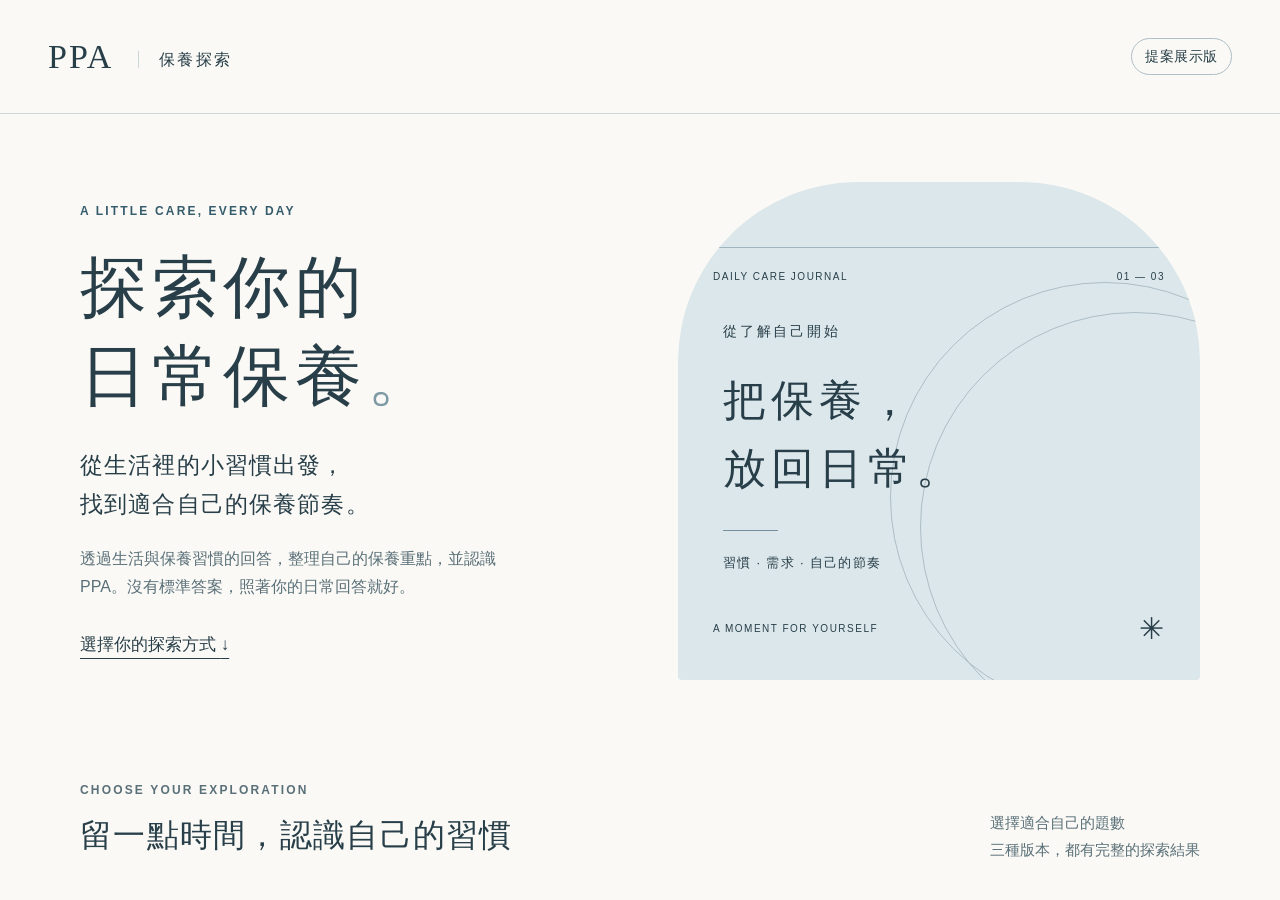
<file: index.html>
<!doctype html>
<html lang="zh-Hant">
<head>
  <meta charset="utf-8">
  <meta name="viewport" content="width=device-width, initial-scale=1">
  <meta http-equiv="refresh" content="0; url=website/">
  <title>PPA 保養探索問卷</title>
</head>
<body>
  <p>正在前往 PPA 保養探索問卷。<a href="website/">點此進入網站</a></p>
</body>
</html>
</file>
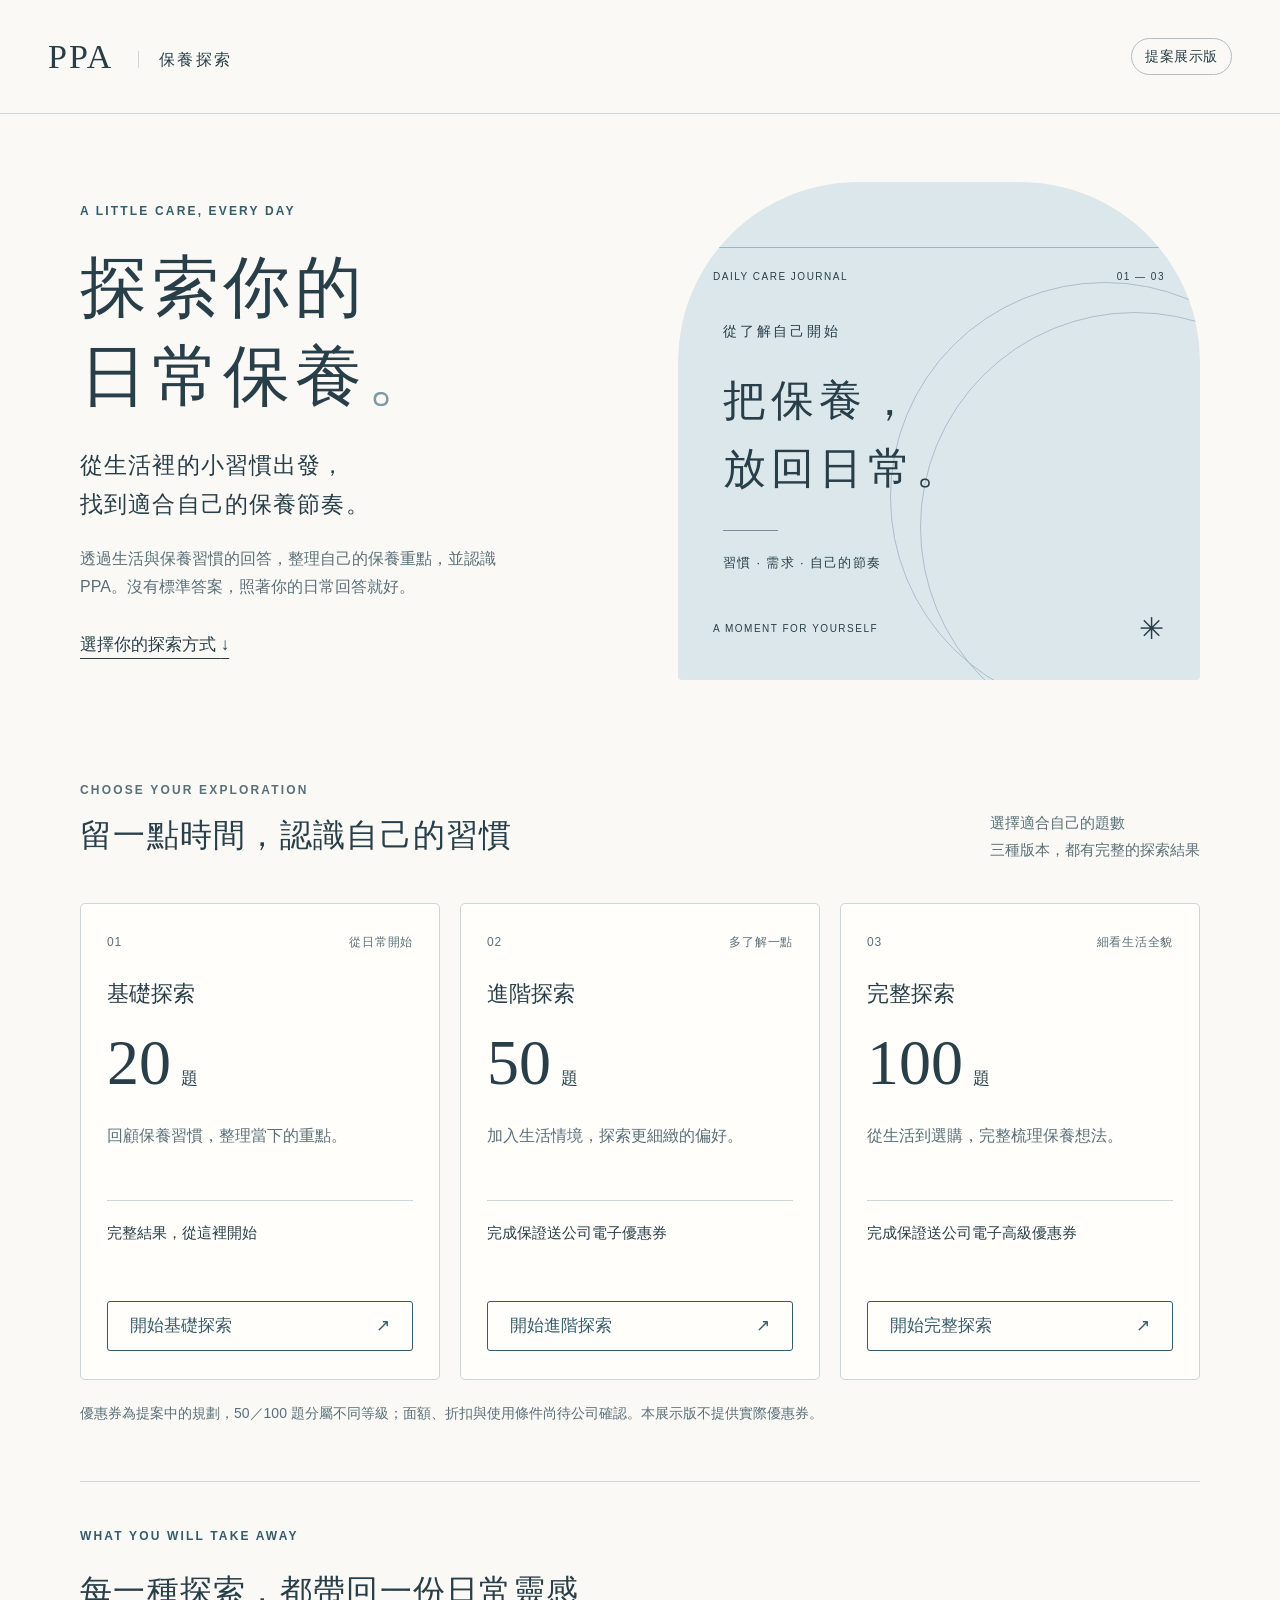
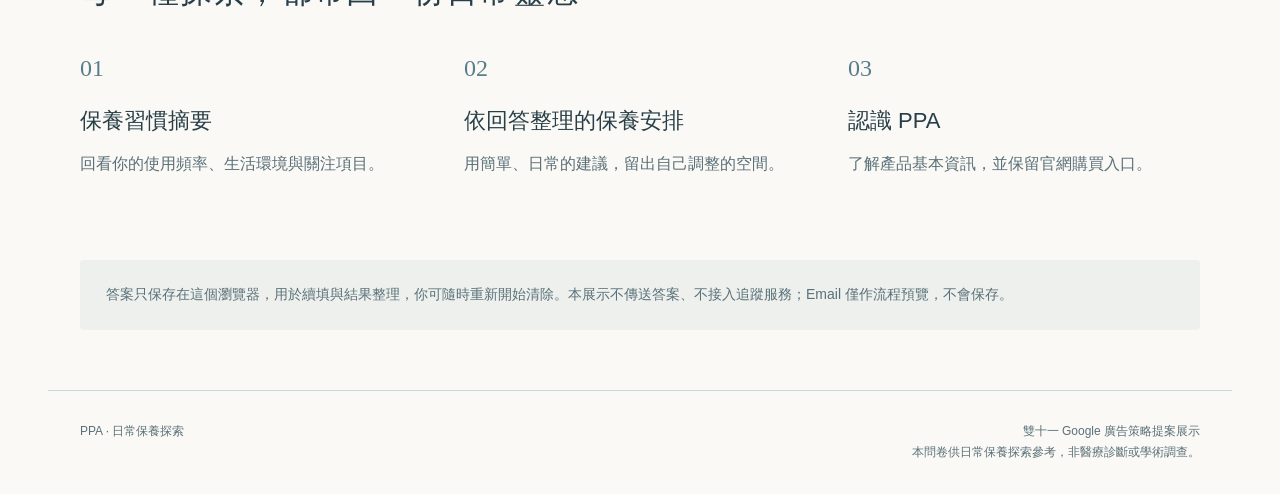
<file: website/index.html>
<!doctype html>
<html lang="zh-Hant">
<head>
  <meta charset="utf-8">
  <meta name="viewport" content="width=device-width, initial-scale=1">
  <meta http-equiv="Content-Security-Policy" content="connect-src 'none'; form-action 'none'; base-uri 'none'; object-src 'none'">
  <meta name="description" content="PPA 保養探索問卷：從日常習慣出發，整理自己的保養重點。雙十一廣告提案展示版。">
  <title>PPA 保養探索問卷｜探索你的日常保養</title>
  <link rel="stylesheet" href="styles.css">
  <script defer src="js/config.js"></script>
  <script defer src="js/questions.js"></script>
  <script defer src="js/rules.js"></script>
  <script defer src="js/storage.js"></script>
  <script defer src="js/events.js"></script>
  <script defer src="js/app.js"></script>
</head>
<body>
  <a class="skip" href="#main">跳至主要內容</a>
  <header class="header"><button class="wordmark" id="brand-home" aria-label="PPA 保養探索，回到首頁">PPA <span>保養探索</span></button><span class="demo">提案展示版</span></header>
  <div id="storage-notice" class="notice" role="status" hidden>此瀏覽器無法保存進度，仍可完成填答；關閉或重整頁面後需要重新開始。</div>
  <main id="main" tabindex="-1"></main>
  <footer><span>PPA · 日常保養探索</span><span>雙十一 Google 廣告策略提案展示<br>本問卷供日常保養探索參考，非醫療診斷或學術調查。</span></footer>
  <dialog id="confirm-dialog" aria-labelledby="confirm-title"><h2 id="confirm-title">要開始新的探索嗎？</h2><p id="confirm-copy"></p><div class="actions"><button id="confirm-cancel" class="secondary">保留目前進度</button><button id="confirm-ok" class="primary">確認重新開始</button></div></dialog>
  <noscript>請啟用 JavaScript，以操作保養探索問卷。所有填答均在你的瀏覽器內處理。</noscript>
</body>
</html>
</file>
<file: website/styles.css>
:root{--ink:#283f49;--muted:#5a7079;--blue:#dce8ec;--deep:#355c6c;--paper:#faf9f5;--line:#cbd6d8;--white:#fffefa;--error:#9b3831}*{box-sizing:border-box}html{scroll-behavior:smooth;scroll-padding-top:24px}body{margin:0;background:var(--paper);color:var(--ink);font-family:"Microsoft JhengHei","PingFang TC",sans-serif;font-size:18px;line-height:1.8}button,input,textarea{font:inherit}button,a,input,textarea{touch-action:manipulation}button,a{ -webkit-tap-highlight-color:transparent}button{cursor:pointer}button:disabled{cursor:default;opacity:.55}button:focus-visible,a:focus-visible,input:focus-visible,textarea:focus-visible,summary:focus-visible{outline:3px solid #8a572d;outline-offset:5px}h1,h2,h3,p{margin-top:0}h1,h2{font-family:"Noto Serif TC","PMingLiU",serif;font-weight:500}h1{font-size:clamp(42px,5.2vw,72px);line-height:1.35;letter-spacing:.07em}h2{font-size:32px;line-height:1.5;letter-spacing:.04em;margin-bottom:16px}h3{font-size:22px;font-weight:500;line-height:1.6}p{margin-bottom:20px}a{color:inherit}button{border:0}.header{max-width:1280px;margin:auto;padding:26px 48px;display:flex;align-items:center;justify-content:space-between;border-bottom:1px solid var(--line)}.wordmark{background:none;padding:0;color:var(--ink);font-family:Georgia,serif;font-size:34px;letter-spacing:.06em}.wordmark span{font-family:"Microsoft JhengHei",sans-serif;font-size:16px;letter-spacing:.14em;border-left:1px solid var(--line);margin-left:16px;padding-left:20px;vertical-align:middle}.demo,.version-tag{font-size:14px;border:1px solid #aebfc5;border-radius:30px;padding:5px 13px;display:inline-block;letter-spacing:.04em}.home,.results{max-width:1184px;margin:auto;padding:0 32px}.hero{display:grid;grid-template-columns:1.05fr 1fr;gap:50px;padding:68px 0 80px;align-items:center}.eyebrow{font-size:12px;letter-spacing:.18em;font-weight:600;color:var(--deep);margin-bottom:20px}.hero h1{margin-bottom:24px}.title-dot{color:#7e9aa4}.intro{font-size:23px;line-height:1.7;letter-spacing:.05em}.hero-detail{font-size:16px;max-width:440px;color:var(--muted);margin-bottom:26px}.text-link{font-size:17px;text-underline-offset:8px;text-decoration-thickness:1px}.hero-art{min-height:476px;background:#dce7eb;position:relative;overflow:hidden;border-radius:180px 180px 4px 4px;padding:65px 35px 24px;display:flex;flex-direction:column;justify-content:space-between}.art-label,.art-bottom{font-size:10px;letter-spacing:.15em;display:flex;justify-content:space-between;position:relative;z-index:1}.art-label{padding-top:20px;border-top:1px solid #9fb6bf}.orbit{position:absolute;width:430px;height:430px;border:1px solid #adbec5;border-radius:50%;right:-150px;top:130px}.orbit-two{right:-120px;top:100px}.art-note{position:relative;padding:28px 10px 24px}.art-note>span{font-size:14px;letter-spacing:.2em}.art-note strong{font-family:"PMingLiU",serif;display:block;font-weight:400;font-size:43px;letter-spacing:.12em;line-height:1.6;margin:20px 0}.art-note small{font-size:13px;letter-spacing:.1em}.note-line{width:55px;height:1px;background:#76919d;margin:26px 0 14px}.art-bottom{align-items:center}.art-bottom span{font-size:30px}.section-heading{display:flex;justify-content:space-between;align-items:end;gap:28px;margin-bottom:28px}.section-heading p{font-size:15px;color:var(--muted);margin-bottom:12px}.section-heading .eyebrow{font-size:12px;margin-bottom:10px}.explore{padding:20px 0 54px}.plans{display:grid;grid-template-columns:repeat(3,1fr);gap:20px}.plan{padding:28px 26px;border:1px solid var(--line);background:var(--white);border-radius:5px}.plan-top{font-size:12px;letter-spacing:.06em;display:flex;justify-content:space-between;color:var(--muted);margin-bottom:22px}.plan h3{margin:0}.count{font-size:64px;font-family:Georgia,serif;line-height:1.3;margin:10px 0 18px}.count span{font-family:inherit;font-size:17px;margin-left:10px}.plan>p:not(.count){font-size:16px;min-height:58px;color:var(--muted)}.plan-gift{font-size:15px;border-top:1px solid var(--line);padding:18px 0;min-height:101px}.plan-gift small{font-size:13px}.primary,.secondary{min-height:50px;display:inline-flex;align-items:center;justify-content:center;gap:18px;border:1px solid var(--deep);padding:11px 22px;border-radius:3px;line-height:1.5;font-size:17px;text-decoration:none}.primary{background:var(--deep);color:#fff}.secondary{background:transparent;color:var(--deep)}.primary:hover:not(:disabled){background:#264956}.secondary:hover:not(:disabled){background:#e2ebed}.plan button{width:100%;justify-content:space-between}.fine{font-size:14px;color:var(--muted);line-height:1.9}.explore>.fine{margin:20px 0 0}.takeaways{padding:44px 0;border-top:1px solid var(--line)}.three-col{display:grid;grid-template-columns:repeat(3,1fr);gap:32px;margin-top:32px}.three-col p{font-size:16px;color:var(--muted)}.three-col h3{margin:12px 0}.step{font-family:Georgia,serif;font-size:24px;color:#597d8a}.privacy{font-size:14px;color:var(--muted);background:#edf0ec;padding:22px 26px;margin:18px 0 60px;border-radius:4px}footer{max-width:1184px;margin:auto;padding:30px 32px;display:flex;justify-content:space-between;gap:30px;border-top:1px solid var(--line);font-size:12px;color:var(--muted)}footer>span:last-child{text-align:right}.resume{display:flex;justify-content:space-between;align-items:center;gap:20px;background:#e7eeeb;padding:25px 28px;margin-bottom:30px;border-radius:4px}.resume p{font-size:15px;margin:2px 0 0}.actions{display:flex;gap:12px;flex-wrap:wrap}.notice{padding:15px 25px;background:#f8e9d4;color:#66431c;text-align:center;font-size:16px}.skip{position:absolute;left:20px;top:-100px;background:white;padding:12px;z-index:10}.skip:focus{top:12px}.question-page{max-width:1250px;margin:auto;padding:52px 36px 72px}.question-layout{display:grid;grid-template-columns:280px 1fr;gap:52px}.question-aside h2{font-size:30px}.question-aside>p:not(.eyebrow){font-size:16px;color:var(--muted)}.stage-list{list-style:none;padding:22px 0;margin:24px 0;border-block:1px solid var(--line);font-size:15px}.stage-list li{padding:10px 0;color:var(--muted)}.stage-list span{display:inline-flex;align-items:center;justify-content:center;border:1px solid var(--line);border-radius:50%;width:28px;height:28px;margin-right:12px;font-size:12px}.stage-list .current{color:var(--deep);font-weight:700}.current span{background:var(--deep);color:white}.text-button{background:none;text-decoration:underline;text-underline-offset:6px;color:var(--deep);padding:10px 0;font-size:16px}.question-card{background:var(--white);border:1px solid var(--line);padding:30px 38px;border-radius:6px;box-shadow:0 8px 35px #283f4905}.progress-top{display:flex;justify-content:space-between;gap:10px;font-size:14px;color:var(--muted)}.progress{height:5px;border-radius:5px;background:#e6ecee;margin:16px 0 38px;overflow:hidden}.progress span{height:100%;display:block;background:#6b919e}fieldset{border:0;margin:0;padding:0;min-width:0}legend{font-size:28px;line-height:1.6;width:100%;font-weight:500;letter-spacing:.02em;padding:0}.question-help{font-size:15px;color:var(--muted);margin:14px 0 22px}.required{font-size:12px;border:1px solid var(--line);padding:3px 7px;margin-left:5px;border-radius:3px}.options{display:grid;gap:12px}.option{display:flex;align-items:center;gap:14px;border:1px solid var(--line);padding:14px 18px;min-height:60px;border-radius:4px;cursor:pointer}.option:hover{background:#f1f5f4}.option:has(input:checked){background:#e6eff2;border-color:#567d8e;box-shadow:inset 3px 0 #567d8e}.option:has(input:focus-visible){outline:3px solid #8a572d;outline-offset:3px}.option input{accent-color:var(--deep);width:21px;height:21px;flex-shrink:0;margin:0}.option small{font-size:12px;margin-left:auto;color:var(--muted);white-space:nowrap}.option span{overflow-wrap:anywhere}.info-box{font-size:16px;background:#edf2ef;border-left:3px solid #7c9c9e;padding:16px 20px}.other-wrap{margin-top:22px}.other-wrap label{display:block;font-size:16px;margin-bottom:8px}.other-wrap label span{color:var(--muted)}textarea,input[type=email]{width:100%;border:1px solid #8ba2ac;border-radius:3px;padding:12px;background:white;color:var(--ink)}textarea{resize:vertical}.error{font-size:15px;color:var(--error);margin:14px 0;min-height:27px}.success{font-size:16px;color:#265e48;margin:14px 0}.question-nav{display:flex;justify-content:space-between;align-items:center;gap:14px;border-top:1px solid var(--line);padding-top:24px;margin-top:24px}.question-nav>span{font-size:13px;color:var(--muted)}dialog{max-width:520px;width:calc(100% - 36px);border:1px solid var(--line);padding:32px;color:var(--ink);background:var(--paper);border-radius:8px}dialog::backdrop{background:#1a303c77}dialog h2{font-size:26px}dialog p{font-size:17px}.result-hero{text-align:center;padding:62px 0 54px;max-width:780px;margin:auto}.result-check{display:block;background:#dce8e6;width:58px;height:58px;margin:0 auto 22px;border-radius:50%;font-size:28px;line-height:58px}.result-hero h1{font-size:48px;margin:22px 0}.result-hero .fine{max-width:630px;margin:0 auto 25px}.result-section{padding:50px 0;border-top:1px solid var(--line)}.summary-grid{display:grid;grid-template-columns:repeat(3,1fr);gap:0 30px;margin:0}.summary-grid>div{border-bottom:1px solid var(--line);padding:20px 0;min-width:0}dt{font-size:13px;color:var(--muted);margin-bottom:6px}dd{margin:0;font-size:17px;overflow-wrap:anywhere}.arrangement{background:#e9eff0;padding:40px 34px;margin-top:40px;border:0;border-radius:5px}.arrangement>p:not(.eyebrow){font-size:16px}.arrangement small{font-size:12px;color:var(--muted)}.product{display:grid;grid-template-columns:.75fr 1.25fr;gap:55px;margin-top:30px}.product-placeholder{min-height:400px;background:#e6e9e2;display:flex;flex-direction:column;justify-content:space-between;text-align:center;padding:30px 20px;color:#5b706d;border:1px solid #d3d9cf}.product-placeholder>span{font-size:11px;letter-spacing:.12em}.product-placeholder>div{font-family:"PMingLiU",serif;font-size:27px;line-height:1.8}.product-placeholder small{font-family:"Microsoft JhengHei",sans-serif;font-size:14px}.product p{font-size:16px}.product .fine{font-size:14px}details{border-bottom:1px solid var(--line);padding:13px 0;font-size:16px}summary{cursor:pointer}details p{color:var(--muted);margin:12px 0 0}.next-step{padding:24px 0 0}.next-step>small{font-size:12px;color:var(--muted)}.next-step p{margin:5px 0 20px}.coupon{display:grid;grid-template-columns:1fr 1fr;gap:50px;background:#e4ecee;padding:36px;border-radius:5px;margin:20px 0 40px}.coupon h2{font-size:28px;margin-top:16px}.coupon p{font-size:16px}.coupon .fine{font-size:14px}.demo-note{border-bottom:1px solid #afc0c7;padding-bottom:18px}.coupon label{display:block;font-size:15px;margin-bottom:8px}.coupon button{width:100%}.result-actions{display:flex;justify-content:center;gap:16px;flex-wrap:wrap;margin:40px 0 64px}[hidden]{display:none!important}@media(max-width:900px){.header{padding:20px 28px}.hero{gap:28px}.hero-art{min-height:440px;padding:60px 24px 20px}.art-note strong{font-size:36px}.plan{padding:23px 18px}.plan-top{font-size:11px}.question-layout{grid-template-columns:210px 1fr;gap:24px}.question-card{padding:26px}.question-page{padding:35px 24px}.question-nav>span{display:none}.summary-grid{grid-template-columns:repeat(2,1fr)}}@media(max-width:680px){body{font-size:17px}.header{padding:16px 20px}.wordmark{font-size:29px}.wordmark span{font-size:14px;padding-left:12px;margin-left:10px}.demo{font-size:12px;padding:4px 9px}.home,.results{padding:0 22px}.hero{grid-template-columns:1fr;padding:42px 0;gap:30px}.hero h1{font-size:48px}.intro{font-size:21px}.hero-art{min-height:330px;border-radius:130px 130px 4px 4px;padding:38px 28px 20px}.art-note{padding:15px 8px}.art-note strong{font-size:32px;margin:10px 0;line-height:1.5}.note-line{margin:18px 0 10px}.art-label{padding-top:10px}.orbit{top:60px}.orbit-two{top:40px}.section-heading{display:block}.section-heading>p{margin:18px 0}.plans,.three-col{grid-template-columns:1fr;gap:20px}h2{font-size:28px}.plan{padding:25px}.plan-top{font-size:13px;margin-bottom:15px}.plan>p:not(.count){min-height:0}.plan-gift{min-height:0;margin-bottom:8px}.plan .count{font-size:58px}.takeaways{padding:32px 0}.three-col>div,.three-col>article{border-top:1px solid var(--line);padding-top:20px}.privacy{padding:20px;margin-bottom:36px}.resume{display:block;padding:22px}.resume .actions{margin-top:18px}.resume button{flex:1;white-space:nowrap;font-size:15px}.question-page{padding:24px 16px 40px}.question-layout{display:block}.question-aside h2,.question-aside .eyebrow,.stage-list,.question-aside>.fine{display:none}.question-aside{display:flex;align-items:center;justify-content:space-between;gap:10px;margin-bottom:18px}.question-aside>p{margin:0;font-size:15px!important}.question-aside .text-button{font-size:14px;padding:5px}.question-card{padding:22px 19px}.progress-top{font-size:12px}.progress{margin-bottom:26px}legend{font-size:24px}.question-help{font-size:14px}.option{padding:14px 12px;gap:12px;font-size:17px}.option small{font-size:11px}.question-nav{gap:10px}.question-nav button{padding:12px 14px;font-size:16px}.result-hero{padding:42px 0}.result-hero h1{font-size:clamp(25px,8vw,34px)}.result-hero>p{font-size:16px}.result-section{padding:32px 0}.summary-grid{grid-template-columns:1fr}.arrangement{padding:28px 22px}.product{grid-template-columns:1fr;gap:28px}.product-placeholder{min-height:240px}.coupon{grid-template-columns:1fr;padding:25px;gap:18px}.result-actions{flex-direction:column}.result-actions button{width:100%}footer{display:block;padding:24px 22px}footer>span{display:block}footer>span:last-child{text-align:left;margin-top:12px}dialog{padding:24px}.actions button{flex:1}}@media(prefers-reduced-motion:reduce){html{scroll-behavior:auto}}@media print{.header,footer,.result-actions,.coupon form,.text-link{display:none}.results{max-width:none}.result-section{break-inside:avoid}.summary-grid{grid-template-columns:repeat(3,1fr)}}

/* 程式移動閱讀焦點不畫出整個標題框；互動元件保留明確鍵盤焦點。 */
h1:focus,legend:focus{outline:none}

/* 方案卡一律中性呈現，移入或鍵盤聚焦時才強調。 */
.plan { background: var(--white); }
.plan:focus-within { background: #e5eef0; border-color: #89a4ae; }
.plan:focus-within button { background: var(--deep); color: #fff; }
@media (hover: hover) {
  .plan:hover { background: #e5eef0; border-color: #89a4ae; }
  .plan:hover button { background: var(--deep); color: #fff; }
}

/* 填答頁使用視窗高度：導覽留在卡片底部，長題只捲動題目內容。 */
body.is-question {
  height: 100vh;
  height: 100dvh;
  display: flex;
  flex-direction: column;
  overflow: hidden;
}
.is-question .header { width: 100%; padding-block: 10px; flex-shrink: 0; }
.is-question .notice { flex-shrink: 0; }
.is-question > footer { display: none; }
.is-question .question-page { flex: 1; min-height: 0; width: 100%; padding: 18px 32px; }
.is-question .question-layout { height: 100%; min-height: 0; grid-template-columns: 240px minmax(0, 1fr); gap: 32px; }
.is-question .question-aside { min-height: 0; overflow-y: auto; }
.is-question .question-aside .eyebrow { margin-bottom: 12px; }
.is-question .question-aside h2 { font-size: 27px; margin-bottom: 12px; }
.is-question .stage-list { margin: 16px 0; padding: 12px 0; }
.is-question .stage-list li { padding: 7px 0; }
.is-question .question-card { min-height: 0; display: flex; flex-direction: column; padding: 20px 26px 0; }
.is-question .progress-top, .is-question .progress { flex-shrink: 0; }
.is-question .progress { margin: 10px 0 18px; }
.is-question #question-form { display: flex; flex-direction: column; flex: 1; min-height: 0; }
.is-question fieldset { flex: 1; min-height: 0; overflow-y: auto; overscroll-behavior: contain; padding: 0 5px 5px; scrollbar-gutter: stable; }
.is-question legend { font-size: 25px; line-height: 1.5; }
.is-question .question-help { margin: 10px 0 14px; line-height: 1.7; }
.is-question .options { grid-template-columns: repeat(2, minmax(0, 1fr)); gap: 10px; }
.is-question .option { min-height: 52px; padding: 10px 12px; gap: 10px; line-height: 1.6; }
.is-question .info-box { margin-bottom: 14px; padding: 12px 15px; }
.is-question .other-wrap { margin-top: 14px; }
.is-question #question-error { margin: 8px 0 0; min-height: 24px; }
.is-question .question-nav { flex-shrink: 0; background: var(--white); padding: 14px 0; margin-top: 10px; }
@media (max-width: 900px) {
  .is-question .question-page { padding: 14px 20px; }
  .is-question .question-layout { grid-template-columns: 195px minmax(0, 1fr); gap: 22px; }
  .is-question .question-card { padding: 18px 18px 0; }
  .is-question .options { grid-template-columns: 1fr; }
}
@media (max-width: 680px) {
  .is-question .header { padding: 7px 16px; }
  .is-question .question-page { padding: 8px 12px 10px; display: flex; flex-direction: column; }
  .is-question .question-layout { display: flex; flex-direction: column; gap: 0; }
  .is-question .question-aside { flex-shrink: 0; overflow: visible; margin-bottom: 8px; }
  .is-question .question-card { flex: 1; padding: 14px 13px 0; }
  .is-question .progress { margin: 8px 0 12px; }
  .is-question legend { font-size: 22px; }
  .is-question .question-help { font-size: 14px; margin: 8px 0 12px; }
  .is-question .option { min-height: 48px; padding: 8px 10px; }
  .is-question .options { gap: 8px; }
  .is-question .question-nav { padding: 10px 0; margin-top: 6px; }
  .is-question .question-nav button { min-height: 48px; padding: 10px 12px; }
}
@media (max-width: 680px) {
  .is-question .question-nav .primary { flex: 1; min-width: 0; }
  .is-question .question-nav .secondary { flex-shrink: 0; }
}

/* 結果頁商品實拍修圖：保留完整瓶身，搭配米白淺藍背景。 */
.product { align-items: start; }
.product-photo { margin: 0; min-width: 0; }
.product-photo img { display: block; width: 100%; height: auto; border: 1px solid var(--line); border-radius: 5px; background: var(--paper); }
.product-photo figcaption { margin-top: 12px; font-size: 13px; line-height: 1.8; color: var(--muted); text-align: center; }
@media (max-width: 680px) {
  .product-photo { width: 100%; max-width: 380px; margin-inline: auto; }
}
</file>
